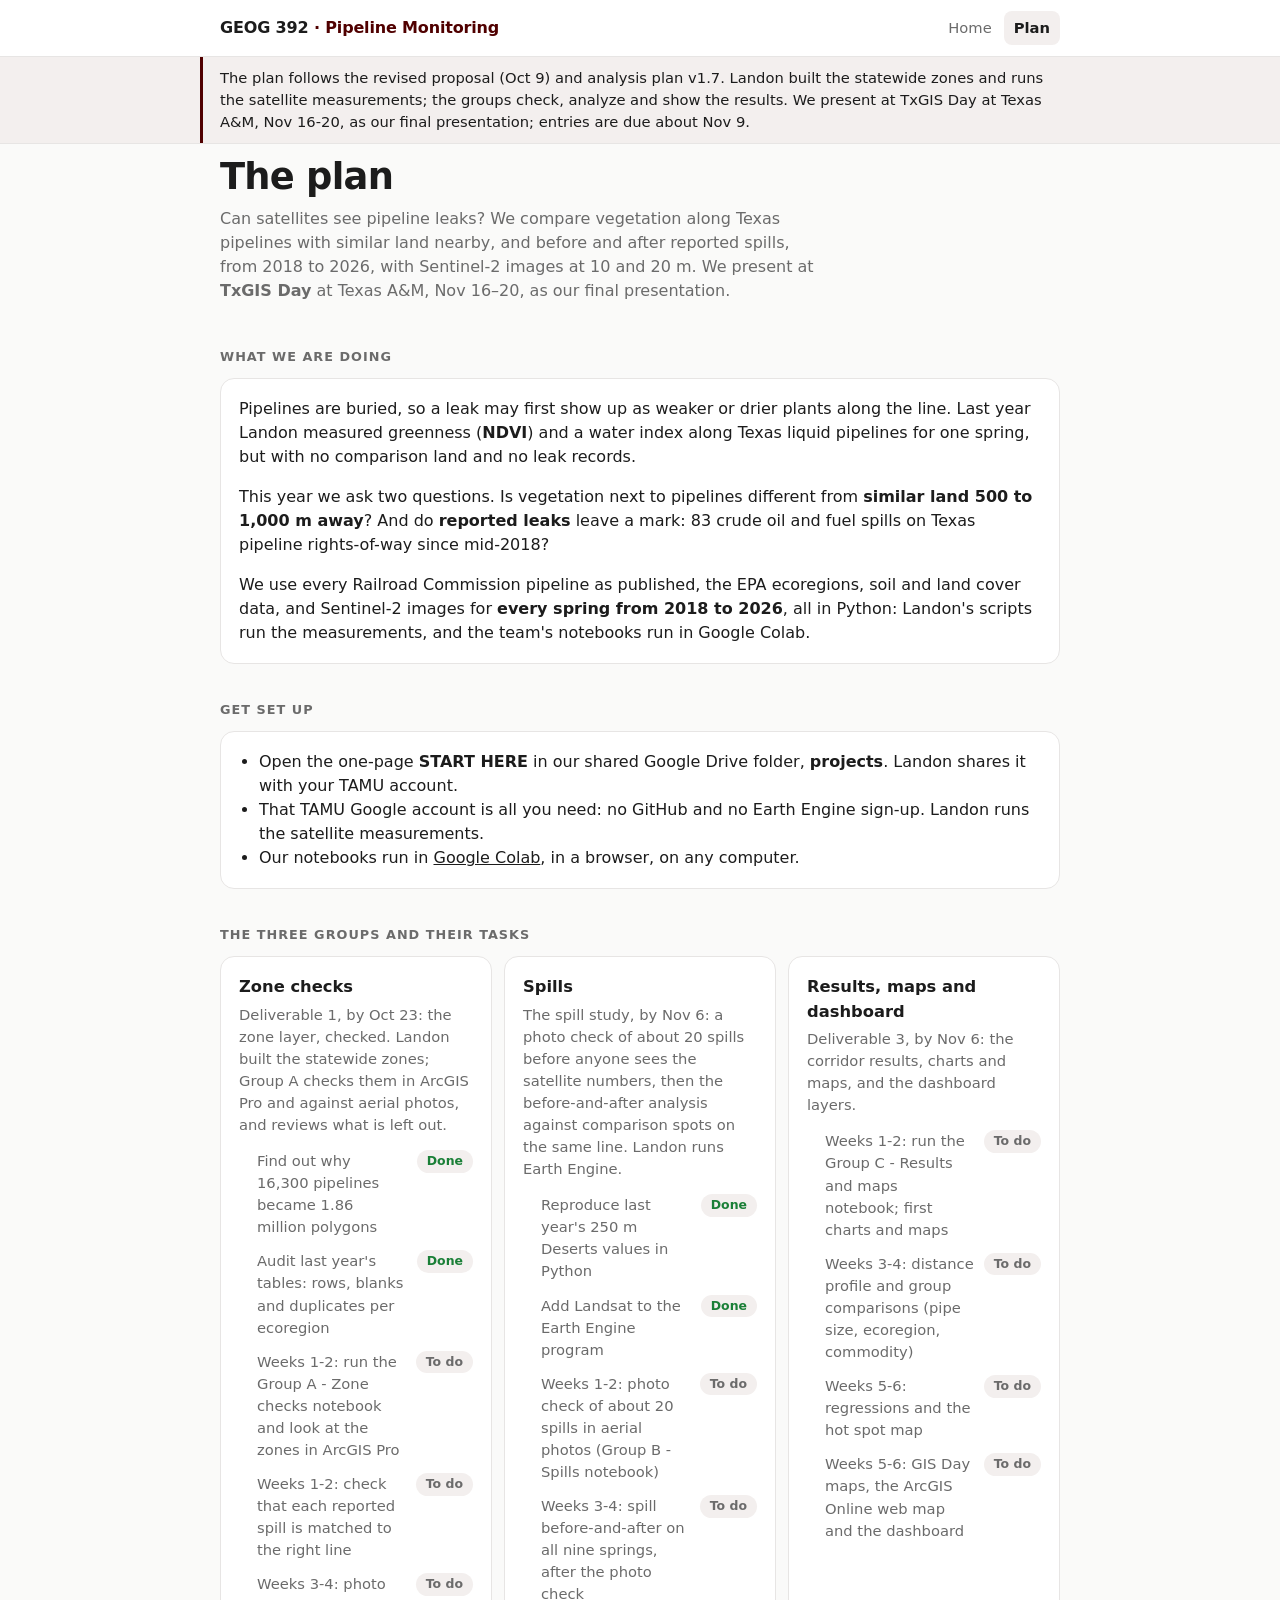
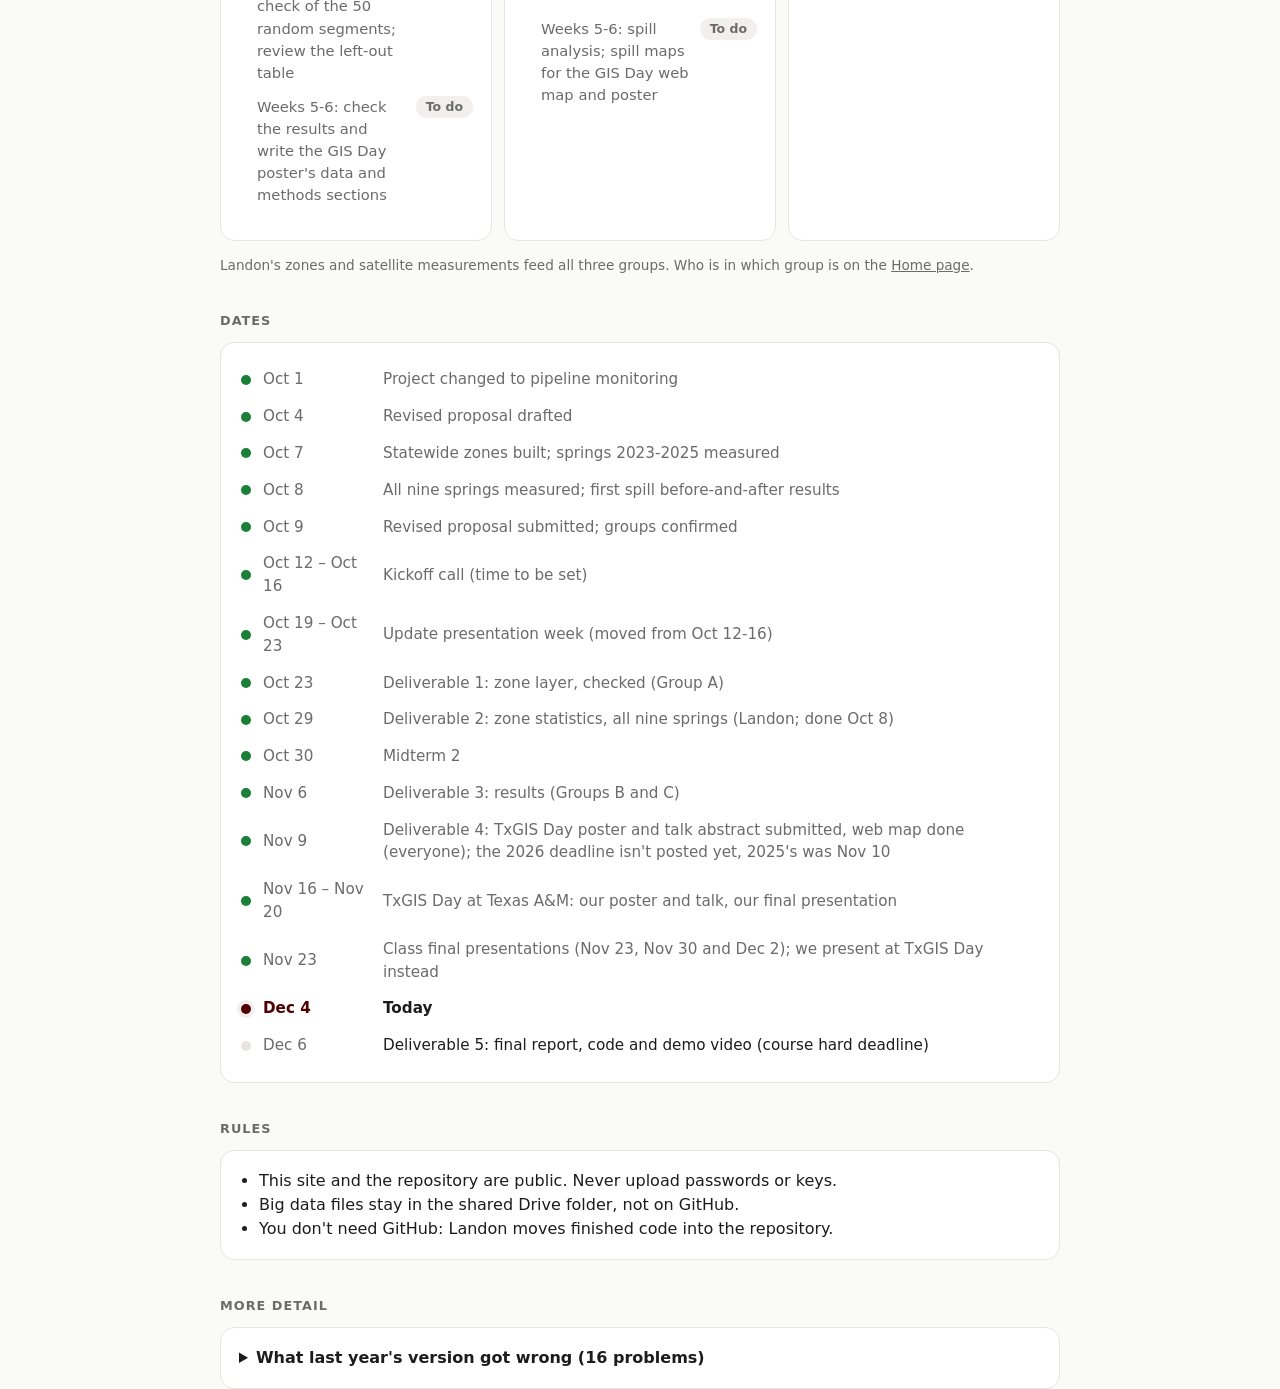
<file: plan/index.html>
<!doctype html>
<html lang="en">
<head>
<meta charset="utf-8">
<meta name="viewport" content="width=device-width, initial-scale=1">
<meta name="robots" content="noindex">
<title>Plan · GEOG 392 Pipeline Monitoring</title>
<link rel="stylesheet" href="../assets/site.css">
</head>
<body>
<header class="top" id="top"></header>
<main class="wrap">

  <div class="hero">
    <h1>The plan</h1>
    <p>Can satellites see pipeline leaks? We compare vegetation along Texas pipelines with similar land nearby, and before and after reported spills, from 2018 to 2026, with Sentinel-2 images at 10 and 20 m. We present at <b>TxGIS Day</b> at Texas A&amp;M, Nov 16–20, as our final presentation.</p>
  </div>

  <h2>What we are doing</h2>
  <div class="card">
    <p style="margin-top:0">Pipelines are buried, so a leak may first show up as weaker or drier plants along the line. Last year Landon measured greenness (<b>NDVI</b>) and a water index along Texas liquid pipelines for one spring, but with no comparison land and no leak records.</p>
    <p>This year we ask two questions. Is vegetation next to pipelines different from <b>similar land 500 to 1,000 m away</b>? And do <b>reported leaks</b> leave a mark: 83 crude oil and fuel spills on Texas pipeline rights-of-way since mid-2018?</p>
    <p style="margin-bottom:0">We use every Railroad Commission pipeline as published, the EPA ecoregions, soil and land cover data, and Sentinel-2 images for <b>every spring from 2018 to 2026</b>, all in Python: Landon's scripts run the measurements, and the team's notebooks run in Google Colab.</p>
  </div>

  <h2>Get set up</h2>
  <div class="card">
    <ul style="margin:0;padding-left:20px">
      <li>Open the one-page <b>START HERE</b> in our shared Google Drive folder, <b>projects</b>. Landon shares it with your TAMU account.</li>
      <li>That TAMU Google account is all you need: no GitHub and no Earth Engine sign-up. Landon runs the satellite measurements.</li>
      <li>Our notebooks run in <a href="https://colab.research.google.com/">Google Colab</a>, in a browser, on any computer.</li>
    </ul>
  </div>

  <h2 id="tasks">The three groups and their tasks</h2>
  <div class="steps" id="groups"></div>
  <p class="small">Landon's zones and satellite measurements feed all three groups. Who is in which group is on the <a href="../">Home page</a>.</p>

  <h2>Dates</h2>
  <div class="card"><ul class="tl" id="timeline"></ul></div>

  <h2>Rules</h2>
  <div class="card">
    <ul style="margin:0;padding-left:20px">
      <li>This site and the repository are public. Never upload passwords or keys.</li>
      <li>Big data files stay in the shared Drive folder, not on GitHub.</li>
      <li>You don't need GitHub: Landon moves finished code into the repository.</li>
    </ul>
  </div>

  <h2>More detail</h2>
  <details class="card">
    <summary>What last year's version got wrong (<span id="pcount"></span>)</summary>
    <div class="scroll"><table id="problems"><thead><tr><th>Problem</th><th>Where</th><th>Group</th><th>Status</th></tr></thead><tbody></tbody></table></div>
    <p class="small" style="margin-bottom:0">The full audit is in the <a href="https://github.com/landon2199/texas-pipeline-sentinel2/tree/main/legacy-2025">legacy-2025 folder</a> of the repository.</p>
  </details>

</main>
<script src="../assets/site.js"></script>
<script>
topBar('plan', '../');
loadData('../').then(({ team, iso }) => {
  // One card per group: its goal and its tasks with their status.
  document.getElementById('groups').innerHTML = (team.groups ?? []).map((g) => `
    <div class="card group">
      <h3>${esc(g.name)}</h3>
      <p>${esc(g.goal)}</p>
      <ul class="tasklist">` +
      (g.tasks ?? []).map((t) => `<li><span>${esc(t.what)}</span>${state(t.status)}</li>`).join('') +
      `</ul>
    </div>`).join('');

  let placed = false;
  const rows = [];
  for (const m of team.milestones) {
    if (!placed && m.date > iso) { rows.push(`<li class="now"><i></i><time>${day(iso)}</time><span>Today</span></li>`); placed = true; }
    const when = m.end ? `${day(m.date)} – ${day(m.end)}` : day(m.date);
    rows.push(`<li class="${(m.end ?? m.date) < iso ? 'past' : ''}"><i></i><time>${when}</time><span>${esc(m.label)}</span></li>`);
  }
  if (!placed) rows.push(`<li class="now"><i></i><time>${day(iso)}</time><span>Today</span></li>`);
  document.getElementById('timeline').innerHTML = rows.join('');

  const problems = team.problems ?? [];
  document.getElementById('pcount').textContent = `${problems.length} problems`;
  document.querySelector('#problems tbody').innerHTML = problems.map((p) =>
    `<tr><td>${esc(p.name)}</td><td>${esc(p.where)}</td><td>${p.group ? esc(groupName(team, p.group)) : ''}</td><td>${state(p.status)}</td></tr>`).join('');
}).catch((e) => { document.getElementById('groups').textContent = 'Could not load the data: ' + e.message; });
</script>
</body>
</html>
</file>
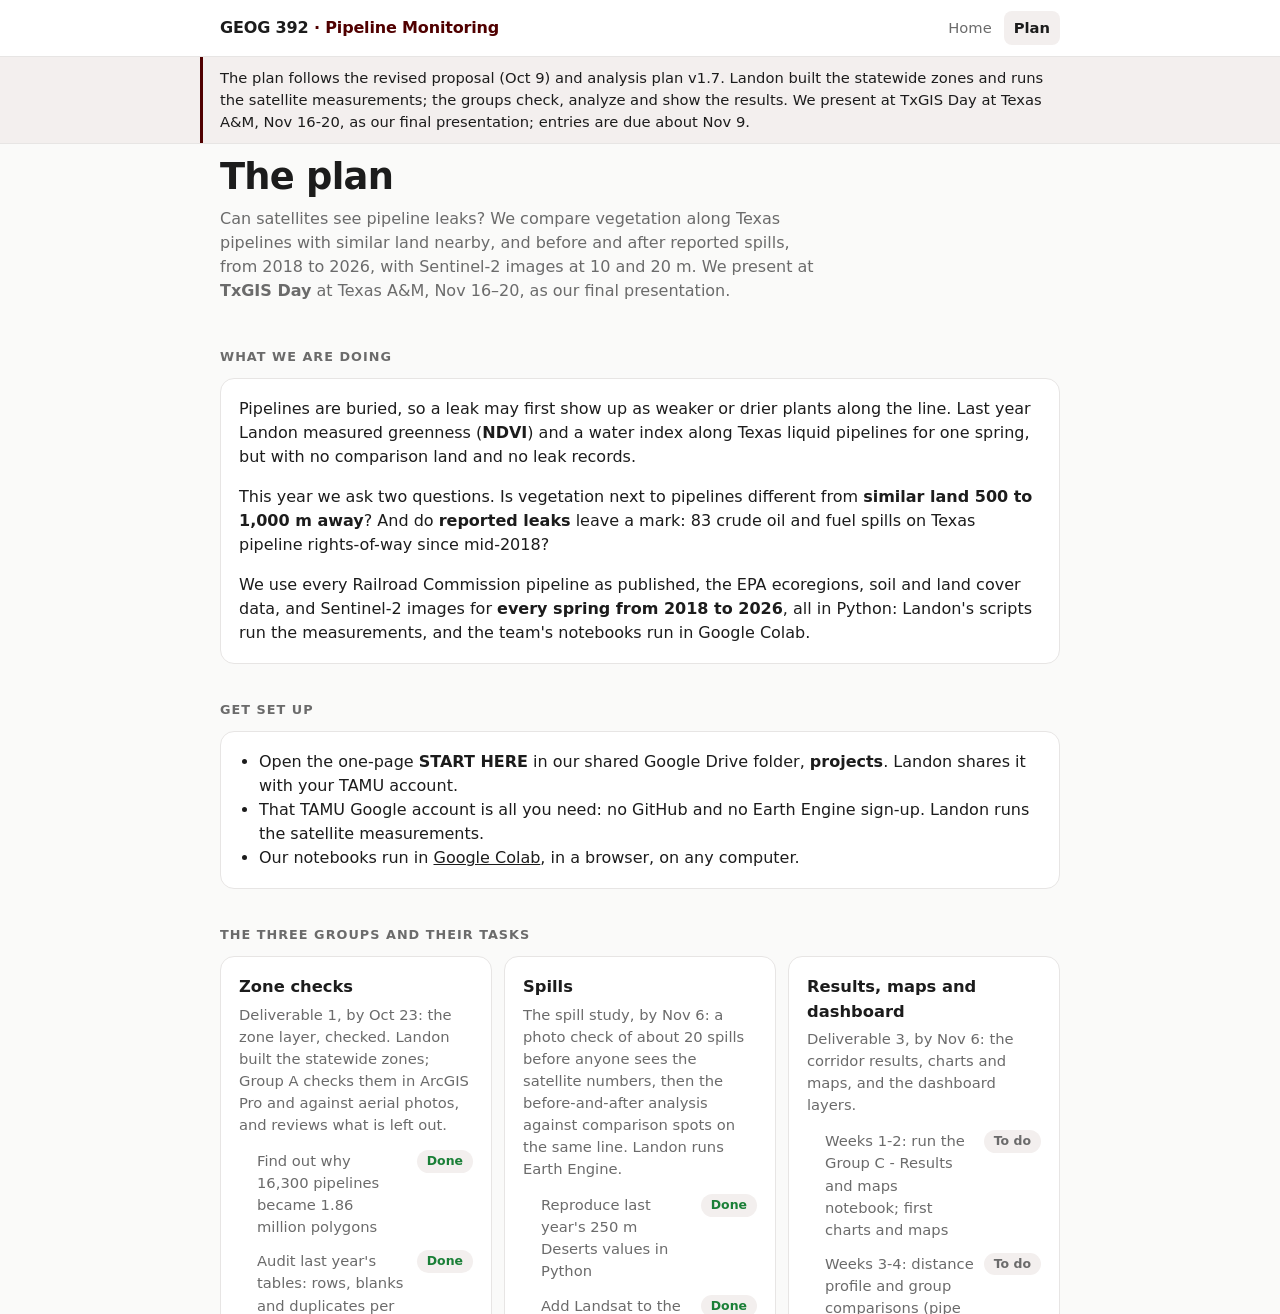
<file: tasks/index.html>
<!doctype html>
<html lang="en">
<head>
<meta charset="utf-8">
<meta name="viewport" content="width=device-width, initial-scale=1">
<meta name="robots" content="noindex">
<meta http-equiv="refresh" content="0; url=../plan/">
<title>Plan · GEOG 392 Pipeline Monitoring</title>
<link rel="canonical" href="../plan/">
</head>
<body>
<p>Tasks are now on <a href="../plan/">the Plan page</a>.</p>
</body>
</html>
</file>
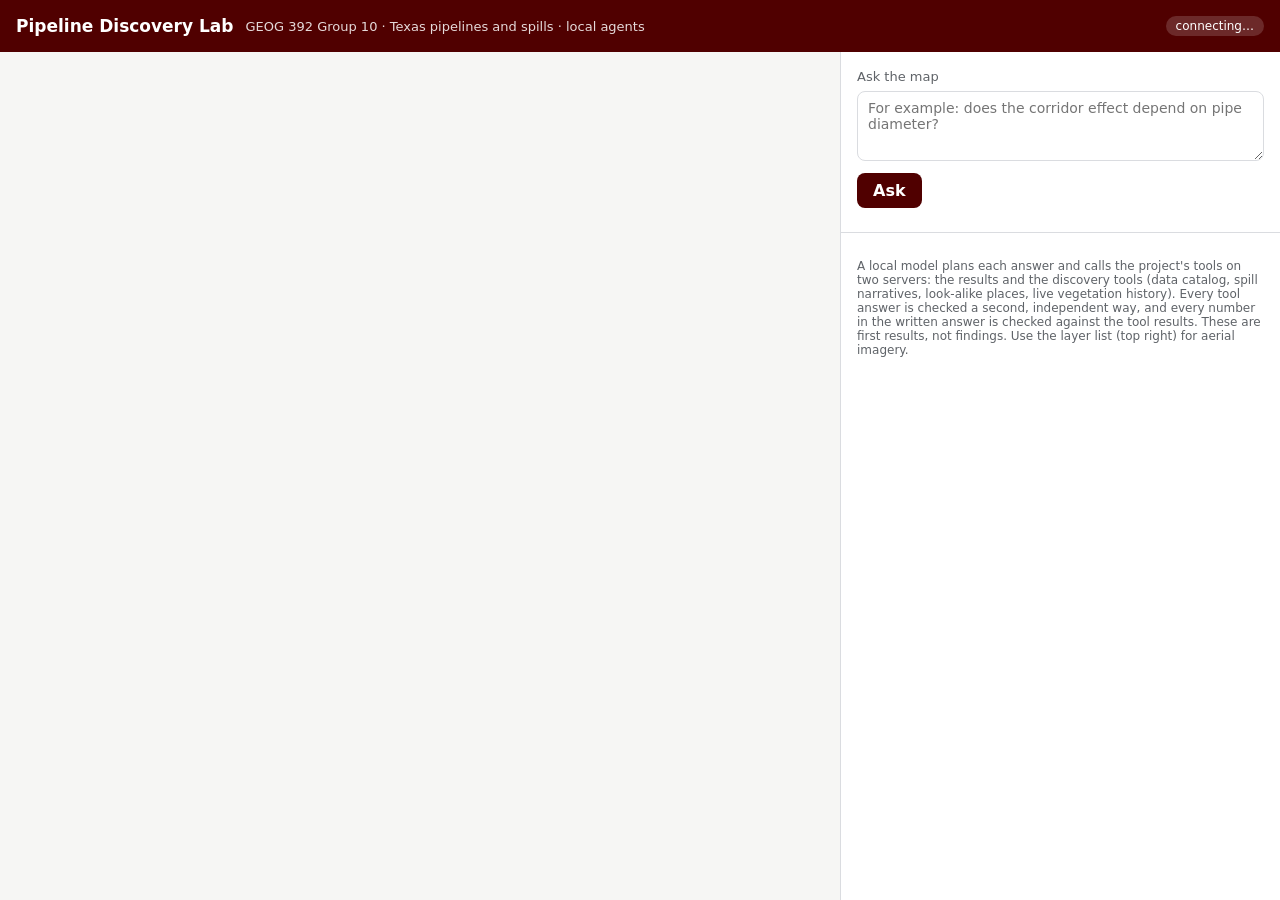
<file: agent/static/index.html>
<!doctype html>
<html lang="en">
<head>
<meta charset="utf-8">
<meta name="viewport" content="width=device-width, initial-scale=1">
<title>Pipeline Discovery Lab</title>
<link rel="stylesheet" href="https://js.arcgis.com/4.31/esri/themes/light/main.css">
<script src="https://js.arcgis.com/4.31/"></script>
<style>
  :root { --maroon: #500000; --ink: #1d1d1f; --muted: #5f6368; --line: #dadce0; --bg: #f6f6f4; --card: #ffffff;
          --ok: #1e7b34; --okbg: #e6f4ea; --bad: #b3261e; --badbg: #fce8e6; }
  * { box-sizing: border-box; }
  html, body { margin: 0; height: 100%; font-family: "Segoe UI", system-ui, sans-serif; color: var(--ink); background: var(--bg); }
  header { height: 52px; display: flex; align-items: center; gap: 12px; padding: 0 16px; background: var(--maroon); color: #fff; }
  header h1 { font-size: 17px; margin: 0; font-weight: 600; }
  header .sub { font-size: 13px; opacity: .85; }
  header .chip { margin-left: auto; font-size: 12px; padding: 3px 10px; border-radius: 999px; background: rgba(255,255,255,.16); }
  main { display: flex; height: calc(100% - 52px); }
  #map { flex: 1; min-width: 0; }
  aside { width: 440px; max-width: 100%; display: flex; flex-direction: column; border-left: 1px solid var(--line); background: var(--card); }
  .ask { padding: 14px 16px; border-bottom: 1px solid var(--line); }
  .ask label { font-size: 13px; color: var(--muted); }
  textarea { width: 100%; height: 70px; margin: 6px 0 8px; padding: 8px 10px; font: inherit; font-size: 14px; border: 1px solid var(--line); border-radius: 8px; resize: vertical; }
  button.go { background: var(--maroon); color: #fff; border: 0; border-radius: 8px; padding: 8px 16px; font: inherit; font-weight: 600; cursor: pointer; }
  button.go:disabled { opacity: .55; cursor: default; }
  .examples { display: flex; flex-wrap: wrap; gap: 6px; margin-top: 10px; }
  .examples button { border: 1px solid var(--line); background: var(--bg); border-radius: 999px; padding: 4px 10px; font: inherit; font-size: 12px; cursor: pointer; text-align: left; }
  .out { flex: 1; overflow: auto; padding: 14px 16px; }
  .note { font-size: 12px; color: var(--muted); }
  .answer { font-size: 15px; line-height: 1.45; margin: 0 0 12px; white-space: pre-wrap; }
  .steps h2 { font-size: 13px; text-transform: uppercase; letter-spacing: .04em; color: var(--muted); margin: 14px 0 6px; }
  .step { border: 1px solid var(--line); border-radius: 8px; padding: 8px 10px; margin-bottom: 8px; }
  .step .top { display: flex; gap: 8px; align-items: center; font-size: 13px; }
  .step code { font-family: Consolas, monospace; font-size: 12px; }
  .badge { margin-left: auto; font-size: 11px; font-weight: 600; padding: 2px 8px; border-radius: 999px; }
  .badge.ok { color: var(--ok); background: var(--okbg); } .badge.bad { color: var(--bad); background: var(--badbg); }
  .badge.none { color: var(--muted); background: var(--bg); }
  details { margin-top: 6px; } summary { font-size: 12px; color: var(--muted); cursor: pointer; }
  pre { font-size: 11.5px; background: var(--bg); padding: 8px; border-radius: 6px; overflow: auto; max-height: 220px; white-space: pre-wrap; }
  .err { color: var(--bad); }
  .numbers { font-size: 12.5px; padding: 6px 10px; border-radius: 8px; margin: 0 0 10px; }
  .numbers.ok { color: var(--ok); background: var(--okbg); } .numbers.bad { color: var(--bad); background: var(--badbg); }
  .chart { border: 1px solid var(--line); border-radius: 8px; padding: 8px 10px; margin: 0 0 12px; }
  .chart h3 { font-size: 12.5px; margin: 0 0 4px; font-weight: 600; }
  button.export { border: 1px solid var(--maroon); color: var(--maroon); background: #fff; border-radius: 8px; padding: 5px 12px; font: inherit; font-size: 13px; cursor: pointer; margin: 0 0 12px; }
  @media (max-width: 860px) { main { flex-direction: column; } #map { height: 50vh; flex: none; } aside { width: 100%; border-left: 0; border-top: 1px solid var(--line); } }
</style>
</head>
<body>
<header>
  <h1>Pipeline Discovery Lab</h1><span class="sub">GEOG 392 Group 10 · Texas pipelines and spills · local agents</span>
  <span class="chip" id="status">connecting…</span>
</header>
<main>
  <div id="map" aria-label="Map of sampled pipeline segments and reported spills in Texas"></div>
  <aside>
    <div class="ask">
      <label for="q">Ask the map</label>
      <textarea id="q" placeholder="For example: does the corridor effect depend on pipe diameter?"></textarea>
      <button class="go" id="go">Ask</button>
      <div class="examples" id="examples"></div>
    </div>
    <div class="out" id="out">
      <p class="note">A local model plans each answer and calls the project's tools on two servers: the results and the
      discovery tools (data catalog, spill narratives, look-alike places, live vegetation history). Every tool answer is
      checked a second, independent way, and every number in the written answer is checked against the tool results.
      These are first results, not findings. Use the layer list (top right) for aerial imagery.</p>
    </div>
  </aside>
</main>
<script>
const EXAMPLES = [
  "Does the corridor effect depend on pipe diameter?",
  "How far from the pipe does the NDVI gap reach?",
  "What data do we have on land surface temperature, and where does it come from?",
  "Find spill reports where a landowner or farmer found the oil.",
  "Which segments look most like the spill sites in 2024?",
  "Show the vegetation history of segment 147-000014-32-0-1.",
  "What does the statewide build leave out, and why?",
];
const $ = (id) => document.getElementById(id);
const el = (tag, cls, text) => { const e = document.createElement(tag); if (cls) e.className = cls; if (text != null) e.textContent = text; return e; };

require(["esri/Map", "esri/views/MapView", "esri/Basemap", "esri/layers/OpenStreetMapLayer", "esri/layers/GeoJSONLayer",
         "esri/layers/TileLayer", "esri/layers/ImageryLayer", "esri/widgets/Legend", "esri/widgets/BasemapToggle",
         "esri/widgets/LayerList", "esri/widgets/Expand"],
         (Map, MapView, Basemap, OSM, GeoJSONLayer, TileLayer, ImageryLayer, Legend, BasemapToggle, LayerList, Expand) => {
  const segments = new GeoJSONLayer({
    url: "/api/layers/segments.geojson", title: "Sampled segments: 0-50 m NDVI gap (springs 2018-2026)", outFields: ["*"],
    renderer: { type: "simple", symbol: { type: "simple-marker", size: 7, outline: { color: [60, 60, 60, 0.6], width: 0.4 } },
      visualVariables: [{ type: "color", field: "NDVI_diff_0_50", stops: [
        { value: -0.04, color: "#8c510a", label: "less green than normal land" }, { value: -0.015, color: "#d8b365" },
        { value: 0, color: "#f5f5f5", label: "same" }, { value: 0.015, color: "#5ab4ac" },
        { value: 0.04, color: "#01665e", label: "greener than normal land" }] }] },
    popupTemplate: { title: "Segment {segment_id}", content: [{ type: "fields", fieldInfos: [
      { fieldName: "commodity", label: "Commodity" }, { fieldName: "service", label: "Service" },
      { fieldName: "diameter_in", label: "Diameter (in)" }, { fieldName: "OPER_NM", label: "Operator" },
      { fieldName: "status", label: "Status" }, { fieldName: "location_accuracy", label: "Mapped location accuracy" },
      { fieldName: "ecoregion", label: "Ecoregion" }, { fieldName: "springs_measured", label: "Springs measured" },
      { fieldName: "NDVI_diff_0_50", label: "NDVI gap, 0-50 m ring vs. clean land 500-1,000 m away", format: { places: 4 } },
      { fieldName: "NDRE_gap_0_50", label: "NDRE gap (chlorophyll)", format: { places: 4 } },
      { fieldName: "NDMI_gap_0_50", label: "NDMI gap (plant moisture)", format: { places: 4 } }] }] },
  });
  const spills = new GeoJSONLayer({
    url: "/api/layers/spills.geojson", title: "Reported spills (PHMSA, since mid-2018)", outFields: ["*"],
    renderer: { type: "simple", symbol: { type: "simple-marker", style: "diamond", size: 13, color: "#542788", outline: { color: "#fff", width: 1.2 } } },
    popupTemplate: { title: "Spill {spill_id}", content: "{date}: {barrels} barrels of {commodity}<br>Cause: {cause}<br>{ecoregion}" },
  });
  // High-resolution imagery: USGS NAIP aerial photos (about 0.6 m) as a switchable layer, and Esri World Imagery as a basemap.
  const naip = new ImageryLayer({ url: "https://imagery.nationalmap.gov/arcgis/rest/services/USGSNAIPImagery/ImageServer",
                                  title: "NAIP aerial photos (USGS, about 0.6 m)", visible: false });
  const imagery = new Basemap({ baseLayers: [new TileLayer({ url: "https://services.arcgisonline.com/ArcGIS/rest/services/World_Imagery/MapServer" })],
                                title: "Imagery", id: "world-imagery",
                                thumbnailUrl: "https://services.arcgisonline.com/ArcGIS/rest/services/World_Imagery/MapServer/tile/5/12/7" });
  const map = new Map({ basemap: new Basemap({ baseLayers: [new OSM()], title: "Streets" }), layers: [naip, segments, spills] });
  const view = new MapView({ container: "map", map, center: [-99.3, 31.3], zoom: 6 });
  view.ui.add(new Legend({ view }), "bottom-left");
  view.ui.add(new BasemapToggle({ view, nextBasemap: imagery }), "bottom-right");
  view.ui.add(new Expand({ view, content: new LayerList({ view }), expandTooltip: "Layers and imagery", expanded: false }), "top-right");

  let handles = [];
  async function highlight(h) {
    handles.forEach((x) => x.remove()); handles = [];
    const quoted = (ids) => ids.map((i) => `'${i.replace(/'/g, "")}'`).join(",");
    const targets = [];
    for (const [layer, field, ids] of [[segments, "segment_id", h.segments], [spills, "spill_id", h.spills]]) {
      if (!ids || !ids.length) continue;
      const lv = await view.whenLayerView(layer);
      const q = layer.createQuery(); q.where = `${field} IN (${quoted(ids)})`; q.returnGeometry = true;
      const res = await layer.queryFeatures(q);
      if (!res.features.length) continue;
      handles.push(lv.highlight(res.features));
      targets.push(...res.features);
    }
    if (targets.length) view.goTo(targets.length === 1 ? { target: targets, zoom: 12 } : targets, { duration: 800 });
  }

  function render(data, question) {
    const out = $("out"); out.replaceChildren();
    if (data.error) { out.append(el("p", "err", data.error)); return; }
    out.append(el("p", "note", `“${question}”  ·  ${data.model} · ${data.seconds} s`));
    out.append(el("p", "answer", data.answer || "(no answer)"));
    const n = data.numbers || { checked: 0, unsupported: [] };
    out.append(el("p", "numbers " + (n.unsupported.length ? "bad" : "ok"), n.unsupported.length
      ? `Number check: ${n.unsupported.join(", ")} did not come from any tool result. Treat ${n.unsupported.length === 1 ? "it" : "them"} with caution.`
      : `Number check: all ${n.checked} number${n.checked === 1 ? "" : "s"} in the answer came from the tool results ✓${n.rewritten ? " (after one rewrite)" : ""}`));
    for (const c of data.charts || []) out.append(chart(c));
    const ex = el("button", "export", "Export brief (Markdown)");
    ex.addEventListener("click", exportBrief); out.append(ex);
    const box = el("div", "steps"); box.append(el("h2", null, `How it was answered: ${data.steps.length} tool call${data.steps.length === 1 ? "" : "s"}`));
    for (const s of data.steps) {
      const card = el("div", "step"), top = el("div", "top");
      top.append(el("code", null, s.tool), el("span", "note", `${s.server || ""} · ${s.seconds} s`));
      const ok = s.check && s.check.startsWith("AGREES"), cross = s.check && s.check.startsWith("CROSS-CHECK"),
            bad = s.check && (s.check.startsWith("DISAGREES") || s.check.startsWith("DIFFERS"));
      top.append(el("span", "badge " + (ok || cross ? "ok" : bad ? "bad" : "none"),
        ok ? "checked ✓" : cross ? "cross-checked" : bad ? "check failed" : s.error ? "error" : "no check"));
      card.append(top);
      if (Object.keys(s.args || {}).length) { const a = el("pre"); a.textContent = s.args.sql || JSON.stringify(s.args, null, 1); card.append(a); }
      const d = el("details"); d.append(el("summary", null, "tool result" + (s.check ? " and check" : "")));
      const p = el("pre"); p.textContent = s.result + (s.check ? "\n\nCHECK: " + s.check : ""); d.append(p); card.append(d);
      box.append(card);
    }
    out.append(box);
    highlight(data.highlight || {});
  }

  function chart(c) {
    // a small line chart drawn as SVG: one value per spring
    const W = 400, H = 150, P = 28, box = el("div", "chart"); box.append(el("h3", null, c.title));
    const xs = c.x, ys = c.y, lo = Math.min(...ys), hi = Math.max(...ys), span = (hi - lo) || 1;
    const X = (i) => P + (i * (W - 2 * P)) / Math.max(xs.length - 1, 1), Y = (v) => H - P - ((v - lo) * (H - 2 * P)) / span;
    const pts = ys.map((v, i) => `${X(i)},${Y(v)}`).join(" ");
    const svg = `<svg viewBox="0 0 ${W} ${H}" width="100%" role="img" aria-label="${c.title}">
      <polyline points="${pts}" fill="none" stroke="#500000" stroke-width="2"/>
      ${ys.map((v, i) => `<circle cx="${X(i)}" cy="${Y(v)}" r="3.5" fill="#500000"><title>${xs[i]}: ${v} (${c.n[i]} clear images)</title></circle>`).join("")}
      ${xs.map((x, i) => `<text x="${X(i)}" y="${H - 8}" font-size="10" text-anchor="middle" fill="#5f6368">${x}</text>`).join("")}
      <text x="4" y="${Y(hi) + 4}" font-size="10" fill="#5f6368">${hi.toFixed(2)}</text>
      <text x="4" y="${Y(lo) + 4}" font-size="10" fill="#5f6368">${lo.toFixed(2)}</text></svg>`;
    const holder = el("div"); holder.innerHTML = svg; box.append(holder); return box;
  }

  async function exportBrief() {
    const r = await fetch("/api/brief", { method: "POST" });
    if (!r.ok) { alert((await r.json()).error || "No brief yet."); return; }
    const blob = await r.blob(), a = document.createElement("a");
    a.href = URL.createObjectURL(blob);
    a.download = (r.headers.get("Content-Disposition") || "").split("filename=")[1]?.replace(/"/g, "") || "discovery_brief.md";
    a.click(); URL.revokeObjectURL(a.href);
  }

  async function go(question) {
    question = (question || $("q").value).trim(); if (!question) return;
    $("q").value = question; $("go").disabled = true;
    const t0 = Date.now(), out = $("out"); out.replaceChildren(el("p", "note", "Thinking… 0 s"));
    const tick = setInterval(() => { out.firstChild.textContent = `Thinking… ${Math.round((Date.now() - t0) / 1000)} s (the local model plans, then calls the tools)`; }, 1000);
    try {
      const r = await fetch("/api/ask", { method: "POST", headers: { "Content-Type": "application/json" }, body: JSON.stringify({ question }) });
      render(await r.json(), question);
    } catch (e) { out.replaceChildren(el("p", "err", "The app did not answer: " + e)); }
    finally { clearInterval(tick); $("go").disabled = false; }
  }

  $("go").addEventListener("click", () => go());
  $("q").addEventListener("keydown", (e) => { if (e.key === "Enter" && (e.ctrlKey || e.metaKey)) go(); });
  for (const ex of EXAMPLES) { const b = el("button", null, ex); b.addEventListener("click", () => go(ex)); $("examples").append(b); }
  fetch("/api/status").then((r) => r.json()).then((s) => {
    $("status").textContent = s.model_ready ? `${s.model} · ${s.tools.length} tools on ${Object.keys(s.servers || {}).length} servers` : `model ${s.model} not found in Ollama`;
  }).catch(() => { $("status").textContent = "app not reachable"; });
});
</script>
</body>
</html>
</file>
<file: assets/site.css>
:root {
  --accent: #500000; --bg: #fafaf9; --card: #ffffff; --ink: #1c1c1c; --quiet: #6b6b6b; --line: #e7e5e4;
  --good: #1a7f37; --warn: #9a6700; --bad: #b42318; --soft: #f3efee;
}
@media (prefers-color-scheme: dark) {
  :root { --accent: #e3a5a5; --bg: #121212; --card: #1c1c1c; --ink: #f0f0f0; --quiet: #a3a3a3; --line: #2e2e2e;
    --good: #4ac26b; --warn: #d4a72c; --bad: #ff7b72; --soft: #241c1c; }
}
* { box-sizing: border-box; }
body { margin: 0; background: var(--bg); color: var(--ink); line-height: 1.5;
  font-family: Inter, system-ui, -apple-system, "Segoe UI", Roboto, sans-serif; -webkit-font-smoothing: antialiased; }
a { color: inherit; }
.wrap { max-width: 880px; margin: 0 auto; padding: 0 20px; }

/* Top bar */
.top { border-bottom: 1px solid var(--line); background: var(--card); }
.top .wrap { display: flex; align-items: center; justify-content: space-between; gap: 4px 12px; min-height: 56px; flex-wrap: wrap; padding-top: 8px; padding-bottom: 8px; }
.brand { font-weight: 700; text-decoration: none; letter-spacing: -0.01em; }
.brand span { color: var(--accent); }
nav { display: flex; gap: 2px; flex-wrap: wrap; }
nav a { text-decoration: none; color: var(--quiet); padding: 6px 10px; border-radius: 8px; font-size: 0.92rem; }
nav a:hover { background: var(--soft); color: var(--ink); }
nav a.on { color: var(--ink); font-weight: 600; background: var(--soft); }

.notice { background: var(--soft); border-bottom: 1px solid var(--line); font-size: 0.92rem; }
.notice .wrap { padding-top: 10px; padding-bottom: 10px; border-left: 3px solid var(--accent); padding-left: 17px; }

/* Sections */
main { padding: 28px 0 48px; }
.hero { padding: 12px 0 8px; }
.hero h1 { font-size: clamp(1.7rem, 4vw, 2.3rem); line-height: 1.15; letter-spacing: -0.02em; margin: 0 0 8px; }
.hero h1 em { font-style: normal; color: var(--accent); }
.hero p { color: var(--quiet); margin: 0; max-width: 60ch; }
h2 { font-size: 0.8rem; text-transform: uppercase; letter-spacing: 0.08em; color: var(--quiet); margin: 36px 0 12px; font-weight: 600; }
.card { background: var(--card); border: 1px solid var(--line); border-radius: 14px; padding: 18px; }
.small { color: var(--quiet); font-size: 0.85rem; }

/* Meetings */
.meets { display: grid; gap: 14px; }
.meet { display: flex; align-items: center; justify-content: space-between; gap: 12px 16px; flex-wrap: wrap; }
.meet + .meet { border-top: 1px solid var(--line); padding-top: 14px; }
.meet h3 { margin: 0; font-size: 1.02rem; }
.meet p { margin: 0; color: var(--quiet); font-size: 0.92rem; }

/* Steps */
.steps { display: grid; gap: 12px; grid-template-columns: repeat(auto-fit, minmax(230px, 1fr)); }
.step { display: flex; flex-direction: column; gap: 8px; }
.step .n { width: 28px; height: 28px; border-radius: 50%; background: var(--soft); color: var(--accent); font-weight: 700;
  display: grid; place-items: center; font-size: 0.9rem; }
.step h3 { margin: 0; font-size: 1.02rem; }
.step p { margin: 0; color: var(--quiet); font-size: 0.92rem; flex: 1; }
.btn { display: inline-block; text-align: center; text-decoration: none; font-weight: 600; font-size: 0.92rem;
  padding: 9px 14px; border-radius: 10px; border: 1px solid var(--line); background: var(--card); }
.btn:hover { border-color: var(--accent); }
.btn.primary { background: var(--accent); border-color: var(--accent); color: var(--card); }

/* People */
.people { display: grid; gap: 10px; grid-template-columns: minmax(0, 1fr); }
.person { display: flex; align-items: center; gap: 12px; }
.person img { width: 40px; height: 40px; border-radius: 50%; border: 1px solid var(--line); background: var(--soft); }
.person .who { min-width: 0; flex: 1; }
.person .who b { display: block; }
.person .who span { color: var(--quiet); font-size: 0.88rem; display: block; overflow: hidden; text-overflow: ellipsis; white-space: nowrap; }
.pill { display: inline-block; padding: 2px 10px; border-radius: 999px; font-size: 0.78rem; font-weight: 600; white-space: nowrap;
  background: var(--soft); color: var(--quiet); }
.pill.good { color: var(--good); } .pill.warn { color: var(--warn); } .pill.bad { color: var(--bad); }

/* Group cards on the home page and task lists on the Tasks page */
.group h3, .list h3 { margin: 0 0 4px; font-size: 1.02rem; }
.group > p { margin: 0 0 14px; color: var(--quiet); font-size: 0.92rem; }
.group > p.report a, .group li a { color: var(--accent); }
.group ul { margin: 0 0 12px; padding-left: 18px; color: var(--quiet); font-size: 0.9rem; }
.group li { margin-bottom: 4px; }
.extra { margin-top: 12px; }
.list { margin-bottom: 12px; }

/* Timeline */
.tl { list-style: none; margin: 0; padding: 0; }
.tl li { display: grid; grid-template-columns: 14px 110px 1fr; gap: 10px; align-items: center; padding: 7px 0; font-size: 0.95rem; }
.tl i { width: 10px; height: 10px; border-radius: 50%; background: var(--line); justify-self: center; }
.tl time { color: var(--quiet); font-variant-numeric: tabular-nums; }
.tl .past { color: var(--quiet); } .tl .past i { background: var(--good); }
.tl .now { font-weight: 700; } .tl .now i { background: var(--accent); box-shadow: 0 0 0 4px var(--soft); } .tl .now time { color: var(--accent); }

/* Tables on the deeper pages */
.scroll { overflow-x: auto; }
table { width: 100%; border-collapse: collapse; font-size: 0.92rem; }
th, td { text-align: left; padding: 9px 10px; border-bottom: 1px solid var(--line); vertical-align: top; }
th { color: var(--quiet); font-size: 0.75rem; text-transform: uppercase; letter-spacing: 0.06em; font-weight: 600; }
tr:last-child td { border-bottom: 0; }
td a { color: var(--accent); }
code { background: var(--soft); padding: 1px 6px; border-radius: 6px; font-size: 0.88em; }
.stats { display: grid; grid-template-columns: repeat(auto-fit, minmax(140px, 1fr)); gap: 12px; }
.stats b { display: block; font-size: 1.7rem; letter-spacing: -0.02em; }
footer { color: var(--quiet); font-size: 0.8rem; padding: 0 0 36px; }

/* Collapsed detail on the Plan page */
details.card summary { cursor: pointer; font-weight: 600; }
details.card[open] summary { margin-bottom: 12px; }
.tasklist { list-style: none; margin: 0; padding: 0; display: grid; gap: 8px; }
.tasklist li { display: flex; gap: 10px; align-items: flex-start; justify-content: space-between; font-size: 0.92rem; }
</file>
